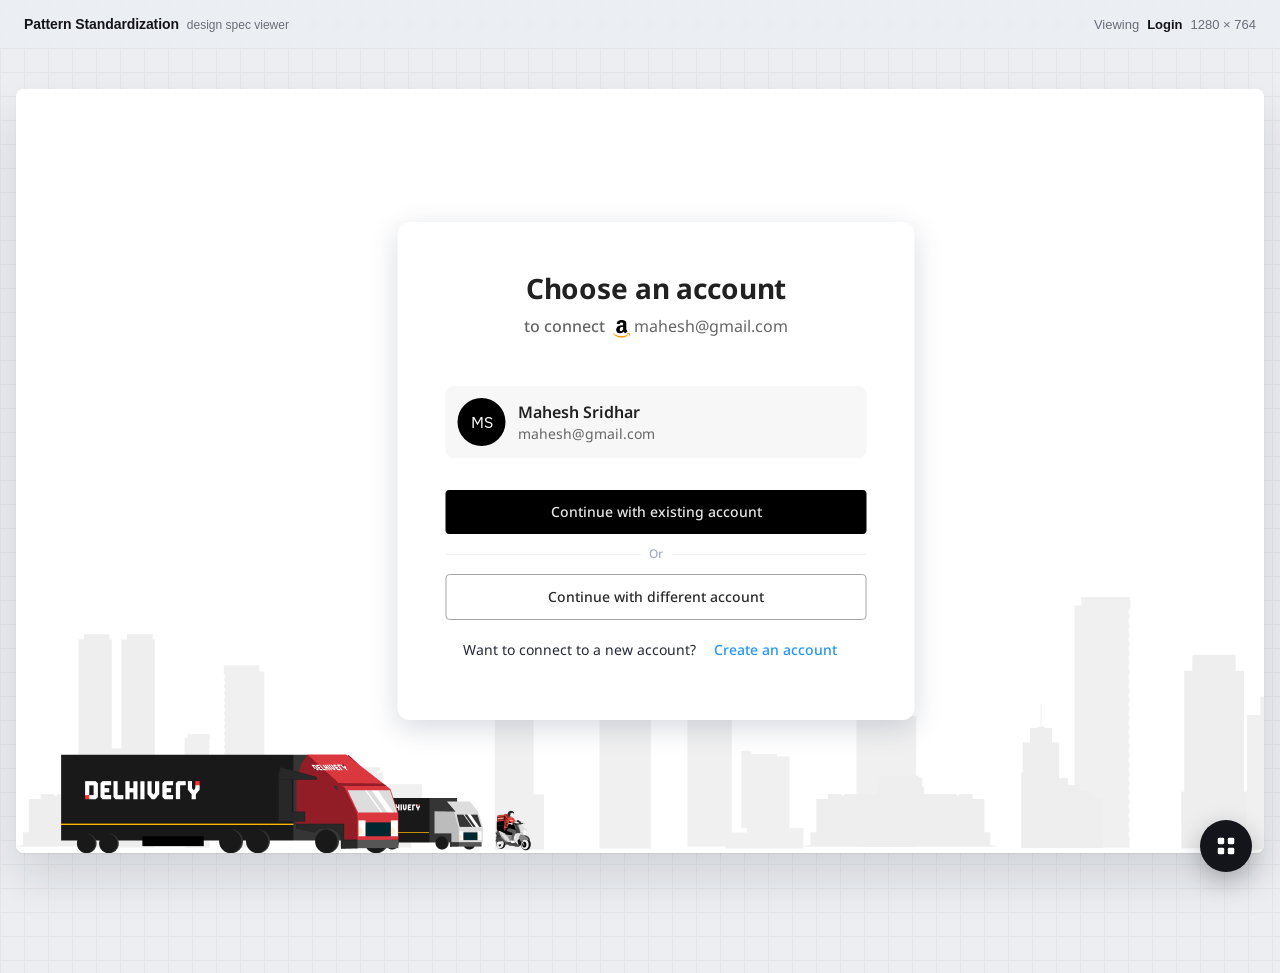
<file: index.html>
<!DOCTYPE html>
<html lang="en">
<head>
<meta charset="UTF-8" />
<meta name="viewport" content="width=device-width, initial-scale=1.0" />
<title>Pattern Standardization</title>
<link rel="stylesheet" href="shell.css" />
</head>
<body>

<header class="shell-topbar">
  <div class="shell-topbar__brand">
    <span class="shell-topbar__brand-name">Pattern Standardization</span>
    <span class="shell-topbar__brand-tag">design spec viewer</span>
  </div>
  <div class="shell-topbar__page">
    <span>Viewing</span>
    <strong id="pageTitle">—</strong>
    <span class="shell-topbar__dim" id="pageDim">1280 × 764</span>
  </div>
</header>

<main class="shell-stage">
  <div class="shell-canvas">
    <iframe id="stage" title="Page preview"></iframe>
  </div>
</main>

<button class="shell-fab" id="fabToggle" aria-label="Switch page" aria-expanded="false">
  <svg viewBox="0 0 24 24" fill="none" xmlns="http://www.w3.org/2000/svg">
    <rect x="3" y="3" width="7" height="7" rx="1.5" fill="currentColor"/>
    <rect x="14" y="3" width="7" height="7" rx="1.5" fill="currentColor"/>
    <rect x="3" y="14" width="7" height="7" rx="1.5" fill="currentColor"/>
    <rect x="14" y="14" width="7" height="7" rx="1.5" fill="currentColor"/>
  </svg>
</button>

<div class="shell-panel" id="panel">
  <div class="shell-panel__header">
    <p class="shell-panel__title">Pages</p>
    <p class="shell-panel__hint">Hover anything on the canvas to see its specs.</p>
  </div>
  <ul class="shell-panel__list" id="panelList"></ul>
  <div class="shell-panel__footer">
    <p>To add a page: drop its folder in <code>pages/</code> and add one entry to <code>pages.json</code>.</p>
  </div>
</div>

<script src="shell.js"></script>
</body>
</html>
</file>
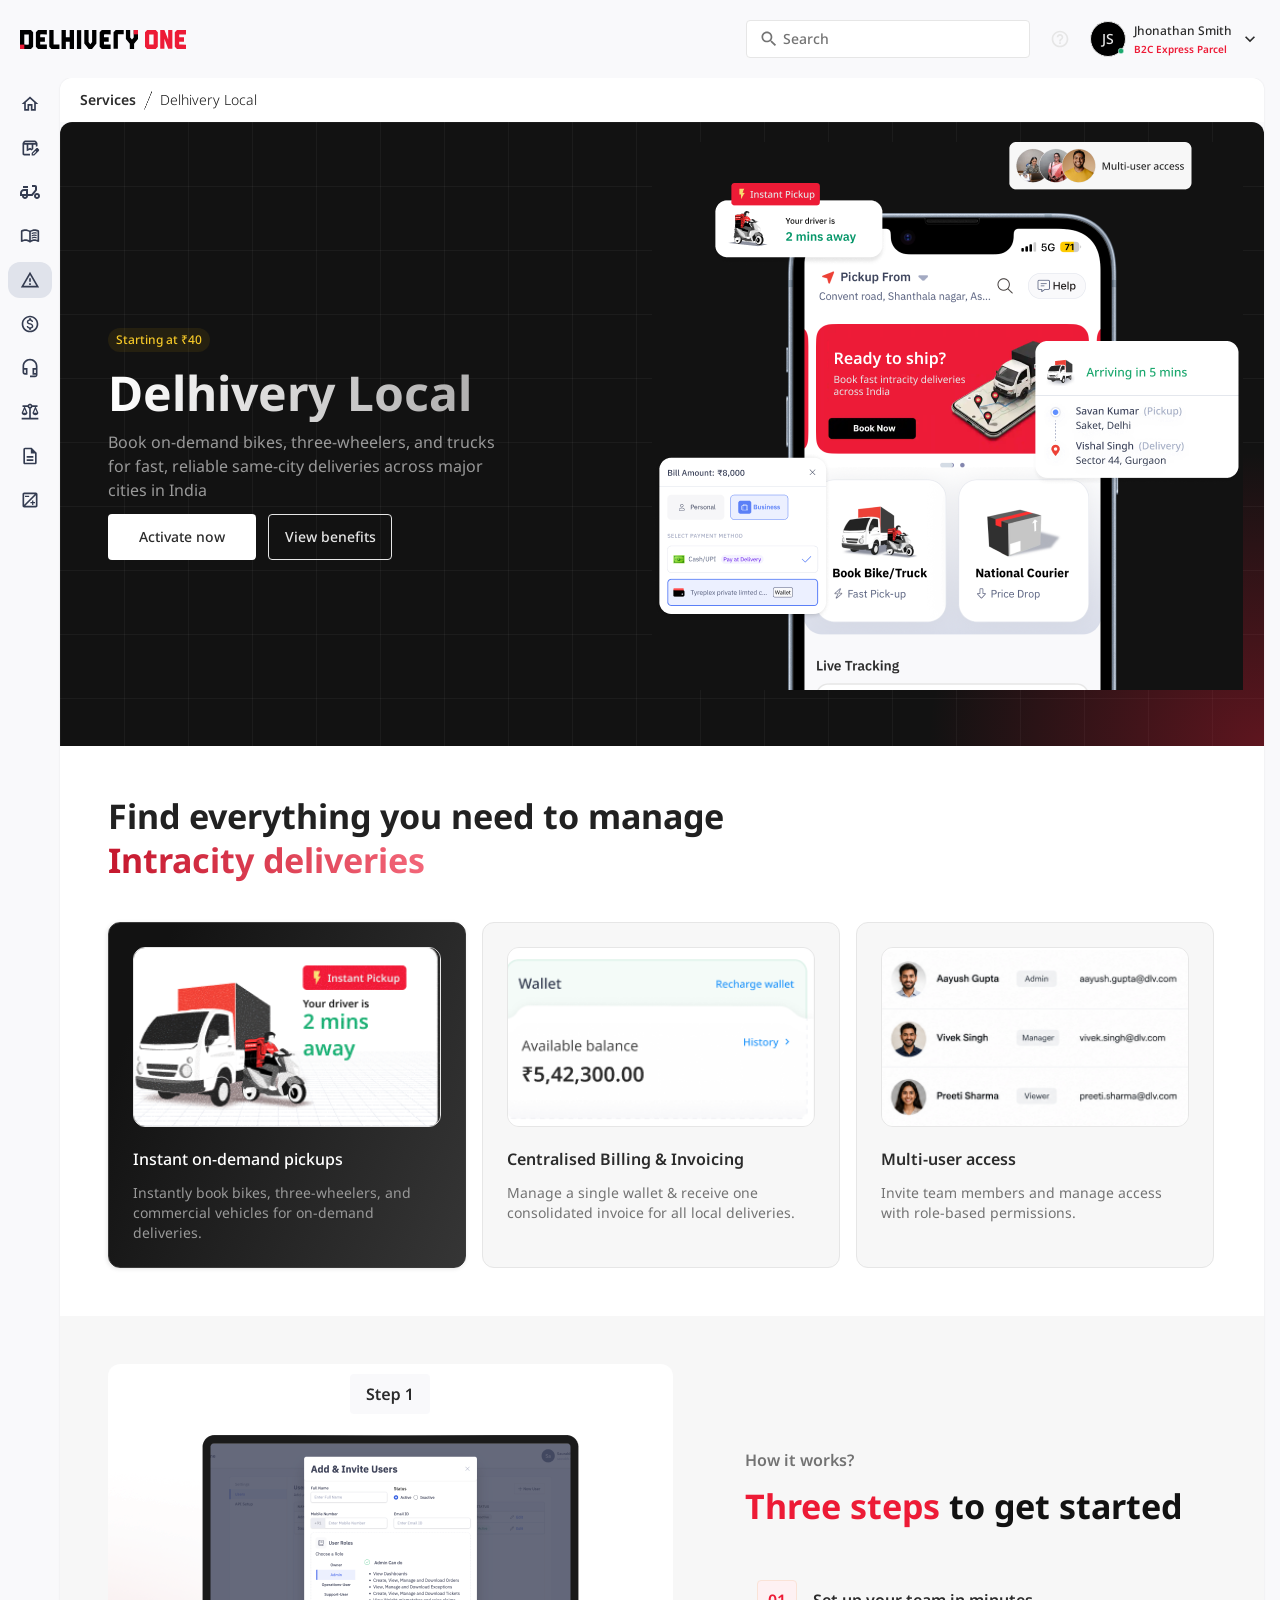
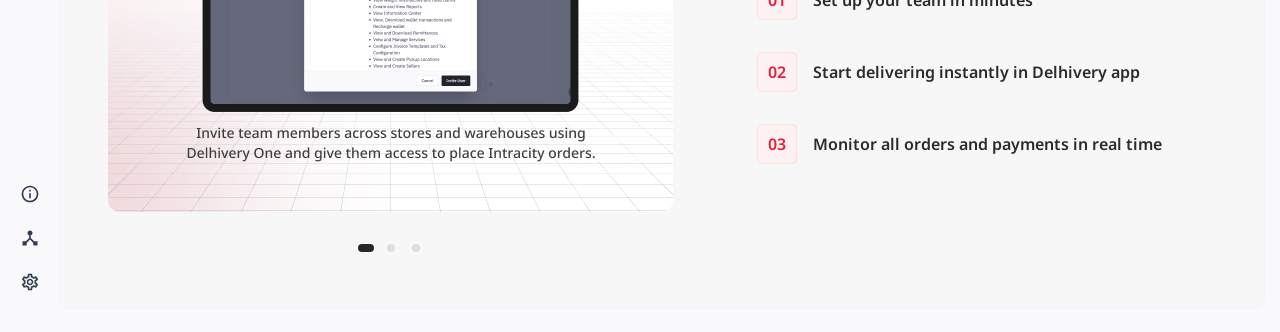
<file: pages/delhivery-local/index.html>
<!DOCTYPE html>
<html lang="en">
<head>
<meta charset="UTF-8" />
<title>Delhivery Local</title>
<link rel="preconnect" href="https://fonts.googleapis.com">
<link rel="preconnect" href="https://fonts.gstatic.com" crossorigin>
<link href="https://fonts.googleapis.com/css2?family=Noto+Sans:ital,wght@0,300;0,400;0,500;0,600;0,700&display=swap" rel="stylesheet">
<link rel="stylesheet" href="styles.css" />
<link rel="stylesheet" href="../../inspector.css" />
</head>
<body>

<div class="page">

  <header class="topnav" data-spec="Top navigation bar" data-tds-component="Top Navigation Web">
    <div class="topnav__brand">
      <img class="logo-dlv" src="assets/dlv.svg" alt="Delhivery" />
      <img class="logo-one" src="assets/group1991.svg" alt="One" />
    </div>
    <div class="search" data-spec="Search field" data-tds-component="Search Field">
      <img src="assets/search.svg" alt="" />
      <span>Search</span>
    </div>
    <div class="topnav__actions">
      <button class="icon-btn" data-spec="Help button"><img src="assets/helpOutline.svg" alt="" /></button>
    </div>
    <div class="profile" data-spec="Profile">
      <div class="avatar">
        <div class="avatar__circle">JS</div>
        <img class="avatar__status" src="assets/avatarStatus.svg" alt="" />
      </div>
      <div class="profile__meta">
        <span class="profile__name">Jhonathan Smith</span>
        <span class="profile__tag">B2C Express Parcel</span>
      </div>
      <img class="chevron" src="assets/chevronDown.svg" alt="" />
    </div>
  </header>

  <div class="body" data-spec="Page gutters (right 16 · bottom 24)">
    <nav class="sidenav" data-spec="Left navigation sidebar" data-tds-component="Side Navigation Web">
      <button class="nav-cell" aria-label="Home"><span class="nav-icon" style="-webkit-mask-image:url('assets/navHome.svg');mask-image:url('assets/navHome.svg');"></span></button>
      <button class="nav-cell" aria-label="Edit"><span class="nav-icon" style="-webkit-mask-image:url('assets/navBoxEdit.svg');mask-image:url('assets/navBoxEdit.svg');"></span></button>
      <button class="nav-cell" aria-label="Delivery"><span class="nav-icon" style="-webkit-mask-image:url('assets/navMoped.svg');mask-image:url('assets/navMoped.svg');"></span></button>
      <button class="nav-cell" aria-label="Docs"><span class="nav-icon" style="-webkit-mask-image:url('assets/navMenuBook.svg');mask-image:url('assets/navMenuBook.svg');"></span></button>
      <button class="nav-cell is-selected" data-spec="Selected nav item" aria-current="page" aria-label="Services"><span class="nav-icon" style="-webkit-mask-image:url('assets/navReportProblem.svg');mask-image:url('assets/navReportProblem.svg');"></span></button>
      <button class="nav-cell" aria-label="Billing"><span class="nav-icon" style="-webkit-mask-image:url('assets/navMonetization.svg');mask-image:url('assets/navMonetization.svg');"></span></button>
      <button class="nav-cell" aria-label="Support"><span class="nav-icon" style="-webkit-mask-image:url('assets/navHeadsetMic.svg');mask-image:url('assets/navHeadsetMic.svg');"></span></button>
      <button class="nav-cell" aria-label="Balance"><span class="nav-icon" style="-webkit-mask-image:url('assets/navBalance.svg');mask-image:url('assets/navBalance.svg');"></span></button>
      <button class="nav-cell" aria-label="Description"><span class="nav-icon" style="-webkit-mask-image:url('assets/navDescription.svg');mask-image:url('assets/navDescription.svg');"></span></button>
      <button class="nav-cell" aria-label="Exposure"><span class="nav-icon" style="-webkit-mask-image:url('assets/navExposure.svg');mask-image:url('assets/navExposure.svg');"></span></button>
      <div class="sidenav__bottom">
        <button class="nav-cell" aria-label="Info"><span class="nav-icon" style="-webkit-mask-image:url('assets/navInfo.svg');mask-image:url('assets/navInfo.svg');"></span></button>
        <button class="nav-cell" aria-label="Device hub"><span class="nav-icon" style="-webkit-mask-image:url('assets/navDeviceHub.svg');mask-image:url('assets/navDeviceHub.svg');"></span></button>
        <button class="nav-cell" aria-label="Settings"><span class="nav-icon" style="-webkit-mask-image:url('assets/navSettings.svg');mask-image:url('assets/navSettings.svg');"></span></button>
      </div>
    </nav>

    <main class="content" data-spec="Content card (wraps every section)">

      <nav class="breadcrumb" data-spec="Breadcrumb" data-tds-component="Breadcrumbs">
        <button class="breadcrumb__cell">Services</button>
        <span class="breadcrumb__divider"><img src="assets/breadcrumbDivider.svg" alt="" /></span>
        <span class="breadcrumb__cell is-current">Delhivery Local</span>
      </nav>

      <section class="hero" data-spec="Hero section">
        <div class="hero__content">
          <span class="hero__badge" data-spec="Pricing badge" data-tds-component="Badge">Starting at ₹40</span>
          <div class="hero__value-prop">
            <h1 class="hero__headline" data-spec="Hero headline">Delhivery Local</h1>
            <p class="hero__desc" data-spec="Hero description">Book on-demand bikes, three-wheelers, and trucks for fast, reliable same-city deliveries across major cities in India</p>
          </div>
          <div class="hero__actions">
            <button class="btn btn--white-primary" data-spec="Primary button (white)" data-tds-component="Button">Activate now</button>
            <button class="btn btn--white-secondary" data-spec="Secondary button (white)" data-tds-component="Button">View benefits</button>
          </div>
        </div>
        <img class="hero__imagery" data-spec="Hero device mockup" src="assets/heroImagery.png" alt="Delhivery Local app preview" />
      </section>

      <section class="benefits" data-spec="Benefits section (48px padding)">
        <h2 class="benefits__heading" data-spec="Benefits heading">Find everything you need to manage <span class="accent">Intracity deliveries</span></h2>
        <div class="benefits__row">
          <article class="benefit-card benefit-card--dark" data-spec="Benefit card (dark)">
            <div class="benefit-card__illustration"><img src="assets/benefit1.png" alt="Instant on-demand pickups" /></div>
            <div class="benefit-card__text">
              <p class="benefit-card__title">Instant on-demand pickups</p>
              <p class="benefit-card__desc">Instantly book bikes, three-wheelers, and commercial vehicles for on-demand deliveries.</p>
            </div>
          </article>
          <article class="benefit-card benefit-card--light" data-spec="Benefit card (light)">
            <div class="benefit-card__illustration"><img src="assets/benefit2.png" alt="Centralised Billing & Invoicing" /></div>
            <div class="benefit-card__text">
              <p class="benefit-card__title">Centralised Billing &amp; Invoicing</p>
              <p class="benefit-card__desc">Manage a single wallet &amp; receive one consolidated invoice for all local deliveries.</p>
            </div>
          </article>
          <article class="benefit-card benefit-card--light" data-spec="Benefit card (light)">
            <div class="benefit-card__illustration"><img src="assets/benefit3.png" alt="Multi-user access" /></div>
            <div class="benefit-card__text">
              <p class="benefit-card__title">Multi-user access</p>
              <p class="benefit-card__desc">Invite team members and manage access with role-based permissions.</p>
            </div>
          </article>
        </div>
      </section>

      <section class="footer-section" data-spec="Steps & footer section (48px padding)">
        <div class="footer-section__row">
          <div class="carousel" data-spec="Step preview carousel">
            <div class="carousel__card"><img src="assets/carousel.png" alt="Step 1 preview" /></div>
            <div class="carousel__dots">
              <span class="carousel__dot is-active"></span>
              <span class="carousel__dot"></span>
              <span class="carousel__dot"></span>
            </div>
          </div>

          <div class="steps">
            <div class="steps__intro">
              <p class="steps__label">How it works?</p>
              <h2 class="steps__heading" data-spec="Steps heading"><span class="accent">Three steps</span> to get started</h2>
            </div>
            <div class="steps__list">
              <div class="step-row" data-spec="Step row">
                <span class="step-row__number">01</span>
                <p class="step-row__text">Set up your team in minutes</p>
              </div>
              <div class="step-row" data-spec="Step row">
                <span class="step-row__number">02</span>
                <p class="step-row__text">Start delivering instantly in Delhivery app</p>
              </div>
              <div class="step-row" data-spec="Step row">
                <span class="step-row__number">03</span>
                <p class="step-row__text">Monitor all orders and payments in real time</p>
              </div>
            </div>
          </div>
        </div>
      </section>

    </main>
  </div>
</div>

<script src="../../inspector.js"></script>
</body>
</html>
</file>
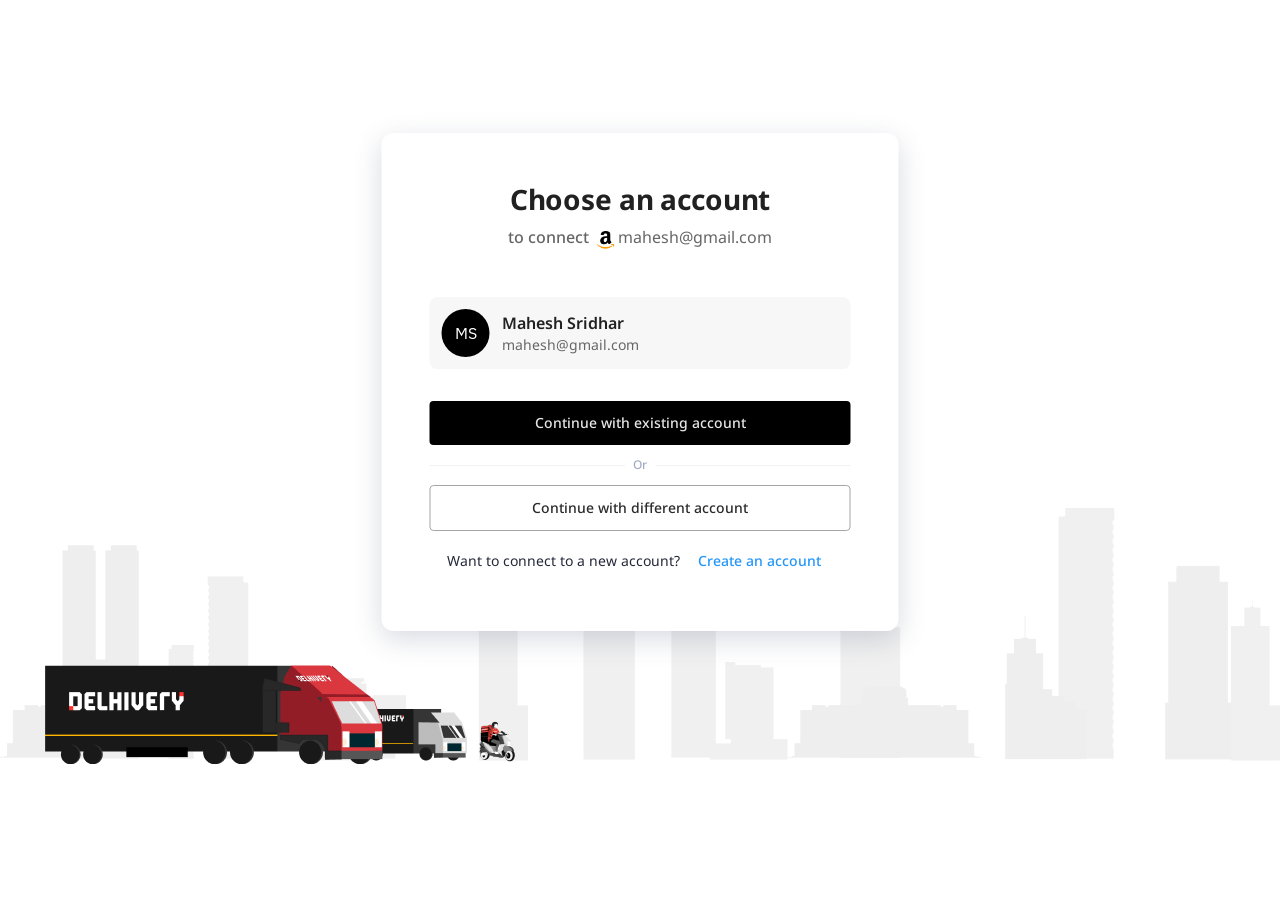
<file: pages/login/index.html>
<!DOCTYPE html>
<html lang="en">
<head>
<meta charset="UTF-8" />
<title>Login — Choose an account</title>
<link rel="preconnect" href="https://fonts.googleapis.com">
<link rel="preconnect" href="https://fonts.gstatic.com" crossorigin>
<link href="https://fonts.googleapis.com/css2?family=Noto+Sans:ital,wght@0,400;0,500;0,600;0,700&family=IBM+Plex+Sans:wght@400&display=swap" rel="stylesheet">
<link rel="stylesheet" href="styles.css" />
<link rel="stylesheet" href="../../inspector.css" />
</head>
<body>

<div class="page">
  <img class="bg-illustration" data-spec="Background illustration" src="assets/bg-illustration.png" alt="" />

  <div class="login-card" data-spec="Login card">
    <div class="login-card__header">
      <h1 class="login-card__heading" data-spec="Heading">Choose an account</h1>
      <div class="login-card__subtext" data-spec="Subtext">
        <span class="login-card__subtext-label">to connect</span>
        <div class="login-card__subtext-account">
          <img src="assets/amazon-icon.png" alt="" />
          <span>mahesh@gmail.com</span>
        </div>
      </div>
    </div>

    <div class="login-card__body" data-spec="Card body (8px gap)">
      <div class="login-card__section" data-spec="Account section (32px gap)">
        <div class="account-row" data-spec="Selected account row">
          <div class="avatar" data-spec="Avatar" data-tds-component="Avatar"><span>MS</span></div>
          <div class="account-row__name">
            <span class="account-row__name-primary">Mahesh Sridhar</span>
            <span class="account-row__name-secondary">mahesh@gmail.com</span>
          </div>
        </div>

        <div class="button-stack" data-spec="Button group (12px gap)">
          <button class="btn btn--primary" data-spec="Primary button" data-tds-component="Button">Continue with existing account</button>
          <div class="divider-row" data-spec="Divider">
            <span class="divider-row__line"></span>
            <span class="divider-row__label">Or</span>
            <span class="divider-row__line"></span>
          </div>
          <button class="btn btn--secondary" data-spec="Secondary button" data-tds-component="Button">Continue with different account</button>
        </div>
      </div>

      <div class="footer-row" data-spec="Footer row">
        <span class="footer-row__label">Want to connect to a new account?</span>
        <button class="btn btn--link" data-spec="Link button (blue)" data-tds-component="Button">Create an account</button>
      </div>
    </div>
  </div>
</div>

<script src="../../inspector.js"></script>
</body>
</html>
</file>
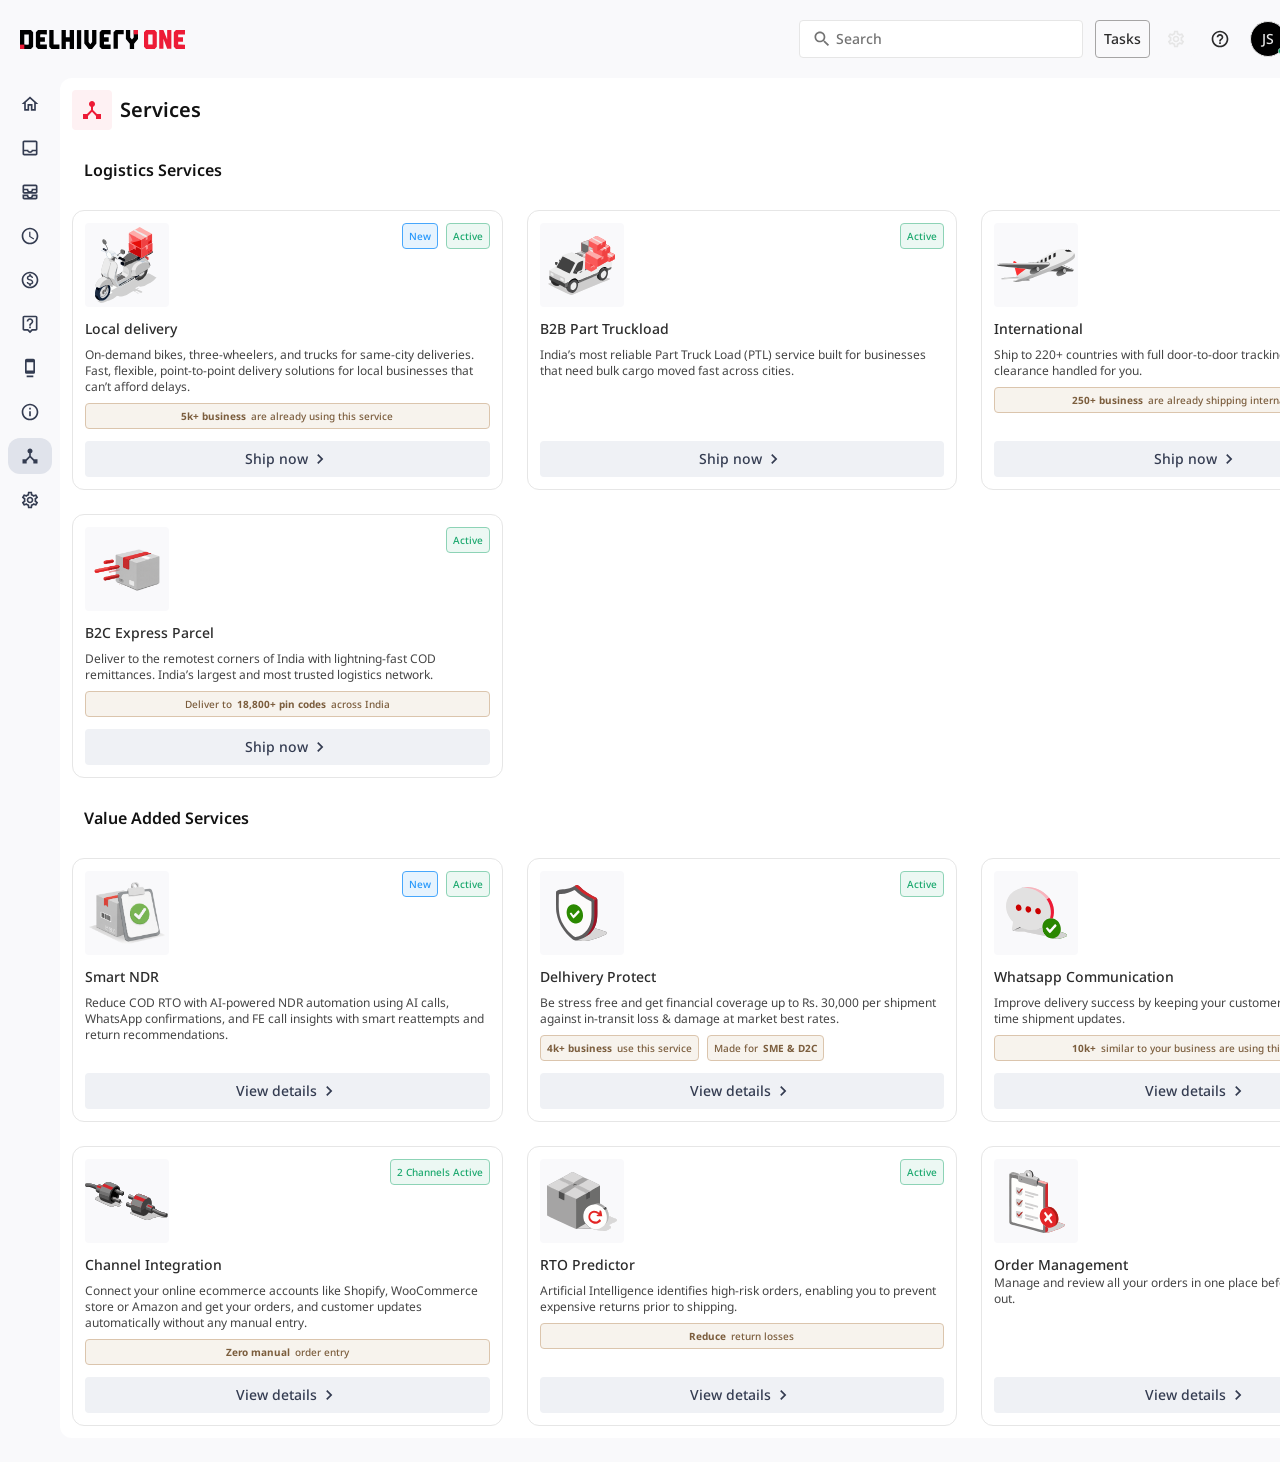
<file: pages/services/index.html>
<!DOCTYPE html>
<html lang="en">
<head>
<meta charset="UTF-8" />
<title>Services</title>
<link rel="preconnect" href="https://fonts.googleapis.com">
<link rel="preconnect" href="https://fonts.gstatic.com" crossorigin>
<link href="https://fonts.googleapis.com/css2?family=Noto+Sans:ital,wght@0,400;0,500;0,600;0,700&display=swap" rel="stylesheet">
<link rel="stylesheet" href="styles.css" />
<link rel="stylesheet" href="../../inspector.css" />
</head>
<body>

<div class="page">

  <header class="topnav" data-spec="Top navigation bar" data-tds-component="Top Navigation Web">
    <div class="topnav__brand">
      <img class="logo-dlv" src="assets/dlv.svg" alt="Delhivery" />
      <img class="logo-one" src="assets/group1991.svg" alt="One" />
    </div>
    <div class="search" data-spec="Search field" data-tds-component="Search Field">
      <img src="assets/search.svg" alt="" />
      <span>Search</span>
    </div>
    <div class="topnav__actions">
      <button class="btn-ghost" data-spec="Button (ghost, with label)" data-tds-component="Button">Tasks</button>
      <button class="icon-btn filled" data-spec="Button (icon, filled)" data-tds-component="Button"><img src="assets/settings.svg" alt="" /></button>
      <button class="icon-btn" data-spec="Button (icon, ghost)" data-tds-component="Button"><img src="assets/helpOutline.svg" alt="" /></button>
    </div>
    <div class="profile" data-spec="Profile">
      <div class="avatar" data-spec="Avatar" data-tds-component="Avatar">
        <div class="avatar__circle">JS</div>
        <img class="avatar__status" src="assets/avatarStatus.svg" alt="" />
      </div>
      <div class="profile__meta">
        <span class="profile__name">Jhonathan Smith</span>
        <span class="profile__tag">Domestic</span>
      </div>
      <img class="chevron" src="assets/chevronDown.svg" alt="" />
    </div>
  </header>

  <div class="body" data-spec="Page gutters (right 16 · bottom 24)">
    <nav class="sidenav" data-spec="Left navigation sidebar" data-tds-component="Side Navigation Web">
      <button class="nav-cell" aria-label="Home"><span class="nav-icon" style="-webkit-mask-image:url('assets/navHome.svg');mask-image:url('assets/navHome.svg');"></span></button>
      <button class="nav-cell" aria-label="Inbox"><span class="nav-icon" style="-webkit-mask-image:url('assets/navInbox.svg');mask-image:url('assets/navInbox.svg');"></span></button>
      <button class="nav-cell" aria-label="All inbox"><span class="nav-icon" style="-webkit-mask-image:url('assets/navAllInbox.svg');mask-image:url('assets/navAllInbox.svg');"></span></button>
      <button class="nav-cell" aria-label="Recent"><span class="nav-icon" style="-webkit-mask-image:url('assets/navAccessTime.svg');mask-image:url('assets/navAccessTime.svg');"></span></button>
      <button class="nav-cell" aria-label="Billing"><span class="nav-icon" style="-webkit-mask-image:url('assets/navMonetization.svg');mask-image:url('assets/navMonetization.svg');"></span></button>
      <button class="nav-cell" aria-label="Support"><span class="nav-icon" style="-webkit-mask-image:url('assets/navLiveHelp.svg');mask-image:url('assets/navLiveHelp.svg');"></span></button>
      <button class="nav-cell" aria-label="Dock"><span class="nav-icon" style="-webkit-mask-image:url('assets/navDock.svg');mask-image:url('assets/navDock.svg');"></span></button>
      <button class="nav-cell" aria-label="Info"><span class="nav-icon" style="-webkit-mask-image:url('assets/navInfo.svg');mask-image:url('assets/navInfo.svg');"></span></button>
      <button class="nav-cell is-selected" data-spec="Selected nav item" aria-current="page" aria-label="Services"><span class="nav-icon" style="-webkit-mask-image:url('assets/navDeviceHub.svg');mask-image:url('assets/navDeviceHub.svg');"></span></button>
      <button class="nav-cell" aria-label="Settings"><span class="nav-icon" style="-webkit-mask-image:url('assets/navSettings.svg');mask-image:url('assets/navSettings.svg');"></span></button>
    </nav>

    <main class="content" data-spec="Content card (wraps every section)">
      <div class="main-card">

        <div class="page-header" data-spec="Page title row" data-tds-component="Web Header">
          <div class="page-header__icon" data-spec="Page title icon">
            <img src="assets/titleIcon.svg" alt="" />
          </div>
          <h1 class="page-header__title">Services</h1>
        </div>

        <div class="groups" data-spec="Group spacing (16px)">

          <div class="group">
            <div class="section-header" data-spec="Group heading" data-tds-component="Section Header Web">
              <h2 class="section-header__title">Logistics Services</h2>
            </div>

            <div class="card-grid" data-spec="Card grid (3 equal columns, 24px gap)">
              <article class="card" data-spec="Service card (430px, radius 12, 0.5px border)" data-tds-component="Card Blocks">
                <div class="card__slot">
                  <div class="card__top" data-spec="Inside the service card">
                    <div class="card__banner-row">
                      <div class="card__banner"><img class="icon-local-delivery" src="assets/illus-local-delivery.svg" alt="Local delivery" /></div>
                      <div class="card__badges">
                        <span class="badge badge--info" data-spec="Badge" data-tds-component="Badge">New</span>
                        <span class="badge badge--success" data-spec="Badge" data-tds-component="Badge">Active</span>
                      </div>
                    </div>
                    <div class="card__texts">
                      <p class="card__title">Local delivery</p>
                      <p class="card__desc">On-demand bikes, three-wheelers, and trucks for same-city deliveries. Fast, flexible, point-to-point delivery solutions for local businesses that can&rsquo;t afford delays.</p>
                      <span class="badge badge--cardbox" data-spec="Badge" data-tds-component="Badge"><strong>5k+ business</strong>&nbsp;are already using this service</span>
                    </div>
                  </div>
                  <div class="card__buttons">
                    <button class="button" data-spec="Button" data-tds-component="Button">Ship now <img src="assets/chevronRight.svg" alt="" /></button>
                  </div>
                </div>
              </article>

              <article class="card" data-spec="Service card (430px, radius 12, 0.5px border)" data-tds-component="Card Blocks">
                <div class="card__slot">
                  <div class="card__top" data-spec="Inside the service card">
                    <div class="card__banner-row">
                      <div class="card__banner"><img class="icon-b2b-truck" src="assets/illus-b2b-truck.svg" alt="B2B Part Truckload" /></div>
                      <div class="card__badges">
                        <span class="badge badge--success" data-spec="Badge" data-tds-component="Badge">Active</span>
                      </div>
                    </div>
                    <div class="card__texts">
                      <p class="card__title">B2B Part Truckload</p>
                      <p class="card__desc">India&rsquo;s most reliable Part Truck Load (PTL) service built for businesses that need bulk cargo moved fast across cities.</p>
                    </div>
                  </div>
                  <div class="card__buttons">
                    <button class="button" data-spec="Button" data-tds-component="Button">Ship now <img src="assets/chevronRight.svg" alt="" /></button>
                  </div>
                </div>
              </article>

              <article class="card" data-spec="Service card (430px, radius 12, 0.5px border)" data-tds-component="Card Blocks">
                <div class="card__slot">
                  <div class="card__top" data-spec="Inside the service card">
                    <div class="card__banner-row">
                      <div class="card__banner"><img class="icon-international" src="assets/illus-international.svg" alt="International" /></div>
                      <div class="card__badges">
                        <span class="badge badge--success" data-spec="Badge" data-tds-component="Badge">Active</span>
                      </div>
                    </div>
                    <div class="card__texts">
                      <p class="card__title">International</p>
                      <p class="card__desc">Ship to 220+ countries with full door-to-door tracking and customs clearance handled for you.</p>
                      <span class="badge badge--cardbox" data-spec="Badge" data-tds-component="Badge"><strong>250+ business</strong>&nbsp;are already shipping internationally</span>
                    </div>
                  </div>
                  <div class="card__buttons">
                    <button class="button" data-spec="Button" data-tds-component="Button">Ship now <img src="assets/chevronRight.svg" alt="" /></button>
                  </div>
                </div>
              </article>

              <article class="card" data-spec="Service card (430px, radius 12, 0.5px border)" data-tds-component="Card Blocks">
                <div class="card__slot">
                  <div class="card__top" data-spec="Inside the service card">
                    <div class="card__banner-row">
                      <div class="card__banner"><img class="icon-b2c-parcel" src="assets/illus-b2c-parcel.png" alt="B2C Express Parcel" /></div>
                      <div class="card__badges">
                        <span class="badge badge--success" data-spec="Badge" data-tds-component="Badge">Active</span>
                      </div>
                    </div>
                    <div class="card__texts">
                      <p class="card__title">B2C Express Parcel</p>
                      <p class="card__desc">Deliver to the remotest corners of India with lightning-fast COD remittances. India&rsquo;s largest and most trusted logistics network.</p>
                      <span class="badge badge--cardbox" data-spec="Badge" data-tds-component="Badge">Deliver to&nbsp;<strong>18,800+ pin codes</strong>&nbsp;across India</span>
                    </div>
                  </div>
                  <div class="card__buttons">
                    <button class="button" data-spec="Button" data-tds-component="Button">Ship now <img src="assets/chevronRight.svg" alt="" /></button>
                  </div>
                </div>
              </article>
            </div>
          </div>

          <div class="group">
            <div class="section-header" data-spec="Group heading" data-tds-component="Section Header Web">
              <h2 class="section-header__title">Value Added Services</h2>
            </div>

            <div class="card-grid">
              <article class="card" data-spec="Service card (430px, radius 12, 0.5px border)" data-tds-component="Card Blocks">
                <div class="card__slot">
                  <div class="card__top" data-spec="Inside the service card">
                    <div class="card__banner-row">
                      <div class="card__banner"><img class="icon-smart-ndr" src="assets/illus-smart-ndr.png" alt="Smart NDR" /></div>
                      <div class="card__badges">
                        <span class="badge badge--info" data-spec="Badge" data-tds-component="Badge">New</span>
                        <span class="badge badge--success" data-spec="Badge" data-tds-component="Badge">Active</span>
                      </div>
                    </div>
                    <div class="card__texts">
                      <p class="card__title">Smart NDR</p>
                      <p class="card__desc">Reduce COD RTO with AI-powered NDR automation using AI calls, WhatsApp confirmations, and FE call insights with smart reattempts and return recommendations.</p>
                    </div>
                  </div>
                  <div class="card__buttons">
                    <button class="button" data-spec="Button" data-tds-component="Button">View details <img src="assets/chevronRight.svg" alt="" /></button>
                  </div>
                </div>
              </article>

              <article class="card" data-spec="Service card (430px, radius 12, 0.5px border)" data-tds-component="Card Blocks">
                <div class="card__slot">
                  <div class="card__top" data-spec="Inside the service card">
                    <div class="card__banner-row">
                      <div class="card__banner"><img class="icon-delhivery-protect" src="assets/illus-delhivery-protect.svg" alt="Delhivery Protect" /></div>
                      <div class="card__badges">
                        <span class="badge badge--success" data-spec="Badge" data-tds-component="Badge">Active</span>
                      </div>
                    </div>
                    <div class="card__texts">
                      <p class="card__title">Delhivery Protect</p>
                      <p class="card__desc">Be stress free and get financial coverage up to Rs. 30,000 per shipment against in-transit loss &amp; damage at market best rates.</p>
                      <div class="card__badges" style="gap:8px;">
                        <span class="badge badge--cardbox" data-spec="Badge" data-tds-component="Badge"><strong>4k+ business</strong>&nbsp;use this service</span>
                        <span class="badge badge--cardbox" data-spec="Badge" data-tds-component="Badge">Made for&nbsp;<strong>SME &amp; D2C</strong></span>
                      </div>
                    </div>
                  </div>
                  <div class="card__buttons">
                    <button class="button" data-spec="Button" data-tds-component="Button">View details <img src="assets/chevronRight.svg" alt="" /></button>
                  </div>
                </div>
              </article>

              <article class="card" data-spec="Service card (430px, radius 12, 0.5px border)" data-tds-component="Card Blocks">
                <div class="card__slot">
                  <div class="card__top" data-spec="Inside the service card">
                    <div class="card__banner-row">
                      <div class="card__banner"><img class="icon-whatsapp" src="assets/illus-whatsapp.svg" alt="Whatsapp Communication" /></div>
                      <div class="card__badges">
                        <span class="badge badge--success" data-spec="Badge" data-tds-component="Badge">Active</span>
                      </div>
                    </div>
                    <div class="card__texts">
                      <p class="card__title">Whatsapp Communication</p>
                      <p class="card__desc">Improve delivery success by keeping your customers informed with real-time shipment updates.</p>
                      <span class="badge badge--cardbox" data-spec="Badge" data-tds-component="Badge"><strong>10k+</strong>&nbsp;similar to your business are using this service</span>
                    </div>
                  </div>
                  <div class="card__buttons">
                    <button class="button" data-spec="Button" data-tds-component="Button">View details <img src="assets/chevronRight.svg" alt="" /></button>
                  </div>
                </div>
              </article>

              <article class="card" data-spec="Service card (430px, radius 12, 0.5px border)" data-tds-component="Card Blocks">
                <div class="card__slot">
                  <div class="card__top" data-spec="Inside the service card">
                    <div class="card__banner-row">
                      <div class="card__banner"><img class="icon-channel-integration" src="assets/illus-channel-integration.svg" alt="Channel Integration" /></div>
                      <div class="card__badges">
                        <span class="badge badge--success" data-spec="Badge" data-tds-component="Badge">2 Channels Active</span>
                      </div>
                    </div>
                    <div class="card__texts">
                      <p class="card__title">Channel Integration</p>
                      <p class="card__desc">Connect your online ecommerce accounts like Shopify, WooCommerce store or Amazon and get your orders, and customer updates automatically without any manual entry.</p>
                      <span class="badge badge--cardbox" data-spec="Badge" data-tds-component="Badge"><strong>Zero manual</strong>&nbsp;order entry</span>
                    </div>
                  </div>
                  <div class="card__buttons">
                    <button class="button" data-spec="Button" data-tds-component="Button">View details <img src="assets/chevronRight.svg" alt="" /></button>
                  </div>
                </div>
              </article>

              <article class="card" data-spec="Service card (430px, radius 12, 0.5px border)" data-tds-component="Card Blocks">
                <div class="card__slot">
                  <div class="card__top" data-spec="Inside the service card">
                    <div class="card__banner-row">
                      <div class="card__banner"><img class="icon-rto-predictor" src="assets/illus-rto-predictor.svg" alt="RTO Predictor" /></div>
                      <div class="card__badges">
                        <span class="badge badge--success" data-spec="Badge" data-tds-component="Badge">Active</span>
                      </div>
                    </div>
                    <div class="card__texts">
                      <p class="card__title">RTO Predictor</p>
                      <p class="card__desc">Artificial Intelligence identifies high-risk orders, enabling you to prevent expensive returns prior to shipping.</p>
                      <span class="badge badge--cardbox" data-spec="Badge" data-tds-component="Badge"><strong>Reduce</strong>&nbsp;return losses</span>
                    </div>
                  </div>
                  <div class="card__buttons">
                    <button class="button" data-spec="Button" data-tds-component="Button">View details <img src="assets/chevronRight.svg" alt="" /></button>
                  </div>
                </div>
              </article>

              <article class="card" data-spec="Service card (430px, radius 12, 0.5px border)" data-tds-component="Card Blocks">
                <div class="card__slot">
                  <div class="card__top" data-spec="Inside the service card">
                    <div class="card__banner-row">
                      <div class="card__banner"><img class="icon-order-management" src="assets/illus-order-management.svg" alt="Order Management" /></div>
                      <div class="card__badges">
                        <span class="badge badge--success" data-spec="Badge" data-tds-component="Badge">Active</span>
                      </div>
                    </div>
                    <div class="card__texts" style="gap:0;">
                      <p class="card__title">Order Management</p>
                      <p class="card__desc">Manage and review all your orders in one place before shipping them out.</p>
                    </div>
                  </div>
                  <div class="card__buttons">
                    <button class="button" data-spec="Button" data-tds-component="Button">View details <img src="assets/chevronRight.svg" alt="" /></button>
                  </div>
                </div>
              </article>
            </div>
          </div>

        </div>
      </div>
    </main>
  </div>
</div>

<script src="../../inspector.js"></script>
</body>
</html>
</file>
<file: shell.css>
:root {
  --shell-bg: #eceef2;
  --shell-grid-line: #e2e4ea;
  --shell-ink: #14151a;
  --shell-muted: #6b6d7a;
  --shell-accent: #6d5efc;
  --shell-panel-bg: #ffffff;
  --shell-border: #e3e4ea;
}

* { box-sizing: border-box; }
html, body {
  margin: 0;
  padding: 0;
  height: 100%;
}
body {
  font-family: -apple-system, BlinkMacSystemFont, "Segoe UI", Roboto, "Noto Sans", sans-serif;
  background: var(--shell-bg);
  background-image:
    linear-gradient(var(--shell-grid-line) 1px, transparent 1px),
    linear-gradient(90deg, var(--shell-grid-line) 1px, transparent 1px);
  background-size: 24px 24px;
  color: var(--shell-ink);
  min-height: 100vh;
  overflow-x: hidden;
}
button { font-family: inherit; }

/* ===================== Top strip ===================== */

.shell-topbar {
  position: sticky;
  top: 0;
  z-index: 20;
  display: flex;
  align-items: center;
  justify-content: space-between;
  padding: 16px 24px;
  background: rgba(236, 238, 242, 0.85);
  backdrop-filter: blur(6px);
  border-bottom: 1px solid var(--shell-border);
}
.shell-topbar__brand {
  display: flex;
  align-items: baseline;
  gap: 8px;
}
.shell-topbar__brand-name {
  font-size: 14px;
  font-weight: 700;
  letter-spacing: -0.1px;
}
.shell-topbar__brand-tag {
  font-size: 12px;
  color: var(--shell-muted);
}
.shell-topbar__page {
  display: flex;
  align-items: center;
  gap: 8px;
  font-size: 13px;
  color: var(--shell-muted);
}
.shell-topbar__page strong {
  color: var(--shell-ink);
  font-weight: 600;
}
.shell-topbar__dim {
  font-variant-numeric: tabular-nums;
  color: var(--shell-muted);
}

/* ===================== Canvas stage ===================== */

.shell-stage {
  display: flex;
  align-items: center;
  justify-content: center;
  padding: 56px 24px 120px;
  min-height: calc(100vh - 57px);
}

.shell-canvas {
  position: relative;
  width: 1280px;
  height: 764px;
  max-width: 100%;
  background: #ffffff;
  border-radius: 8px;
  box-shadow: 0 1px 2px rgba(20, 21, 26, 0.06), 0 24px 48px rgba(20, 21, 26, 0.12);
  overflow: hidden;
  flex-shrink: 0;
}
.shell-canvas iframe {
  display: block;
  width: 1280px;
  height: 764px;
  border: none;
  opacity: 0;
  transition: opacity 0.18s ease;
}
.shell-canvas iframe.is-loaded {
  opacity: 1;
}

@media (max-width: 1340px) {
  .shell-stage {
    padding: 40px 16px 120px;
    overflow-x: auto;
    justify-content: flex-start;
  }
}

/* ===================== Floating page switcher ===================== */

.shell-fab {
  position: fixed;
  right: 28px;
  bottom: 28px;
  z-index: 30;
  width: 52px;
  height: 52px;
  border-radius: 50%;
  border: none;
  background: var(--shell-ink);
  color: #ffffff;
  display: flex;
  align-items: center;
  justify-content: center;
  cursor: pointer;
  box-shadow: 0 8px 24px rgba(20, 21, 26, 0.28);
  transition: transform 0.15s ease, background 0.15s ease;
}
.shell-fab:hover {
  transform: translateY(-2px);
  background: var(--shell-accent);
}
.shell-fab svg {
  width: 22px;
  height: 22px;
}

.shell-panel {
  position: fixed;
  right: 28px;
  bottom: 92px;
  z-index: 30;
  width: 280px;
  max-height: min(60vh, 480px);
  overflow-y: auto;
  background: var(--shell-panel-bg);
  border-radius: 14px;
  border: 1px solid var(--shell-border);
  box-shadow: 0 16px 40px rgba(20, 21, 26, 0.18);
  transform-origin: bottom right;
  transform: scale(0.94) translateY(6px);
  opacity: 0;
  pointer-events: none;
  transition: opacity 0.14s ease, transform 0.14s ease;
}
.shell-panel.is-open {
  opacity: 1;
  transform: scale(1) translateY(0);
  pointer-events: auto;
}

.shell-panel__header {
  padding: 14px 16px 10px;
  border-bottom: 1px solid var(--shell-border);
}
.shell-panel__title {
  font-size: 13px;
  font-weight: 700;
  margin: 0 0 2px;
}
.shell-panel__hint {
  font-size: 11.5px;
  color: var(--shell-muted);
  margin: 0;
}

.shell-panel__list {
  list-style: none;
  margin: 0;
  padding: 8px;
  display: flex;
  flex-direction: column;
  gap: 2px;
}
.shell-panel__item {
  display: flex;
  align-items: center;
  gap: 10px;
  width: 100%;
  padding: 10px 10px;
  border: none;
  background: transparent;
  border-radius: 9px;
  cursor: pointer;
  text-align: left;
  color: var(--shell-ink);
}
.shell-panel__item:hover {
  background: #f3f2ff;
}
.shell-panel__item.is-active {
  background: var(--shell-ink);
  color: #ffffff;
}
.shell-panel__item-dot {
  width: 7px;
  height: 7px;
  border-radius: 50%;
  background: var(--shell-accent);
  flex-shrink: 0;
}
.shell-panel__item.is-active .shell-panel__item-dot {
  background: #ffffff;
}
.shell-panel__item-text {
  display: flex;
  flex-direction: column;
  gap: 1px;
  min-width: 0;
}
.shell-panel__item-title {
  font-size: 13px;
  font-weight: 600;
  white-space: nowrap;
  overflow: hidden;
  text-overflow: ellipsis;
}
.shell-panel__item-subtitle {
  font-size: 11px;
  opacity: 0.65;
  white-space: nowrap;
  overflow: hidden;
  text-overflow: ellipsis;
}

.shell-panel__footer {
  padding: 10px 16px 12px;
  border-top: 1px solid var(--shell-border);
}
.shell-panel__footer p {
  margin: 0;
  font-size: 11px;
  color: var(--shell-muted);
  line-height: 1.5;
}
.shell-panel__footer code {
  background: #f3f2ff;
  color: var(--shell-accent);
  padding: 1px 5px;
  border-radius: 4px;
  font-size: 10.5px;
}
</file>
<file: pages/delhivery-local/styles.css>
:root {
  --font-heading: "Noto Sans", sans-serif;
  --font-body: "Noto Sans", sans-serif;
  --font-display: "Noto Sans", sans-serif;

  --text-heading-primary: #121212;
  --text-heading-secondary: #212121;
  --text-body-primary: #2b2b2b;
  --text-body-base: #737373;
  --text-caption-primary: #454545;
  --text-accent-primary: #ed1b36;
  --text-body-inverse-primary: #e6e6e6;
  --text-body-inverse-base: #999999;
  --text-heading-inverse-base: #b3b2b2;
  --text-heading-inverse-white: #ffffff;
  --text-body-tertiary: #404040;
  --text-warning-base: #f5c828;

  --surface-primary-default: #ffffff;
  --surface-primary-strongest: #f7f7f7;
  --surface-coal-weakest: #f9f9fb;
  --surface-coal-subtle: #e0e3eb;
  --surface-primary-inverse-default: #000000;
  --surface-primary-inverse-strongest: #0d0d0d;
  --surface-primary-inverse-stronger: #121212;
  --surface-primary-inverse-strong: #1a1a1a;
  --surface-primary-inverse-weak: #3b3b3b;
  --surface-dlv-red-weakest: #fef1f3;

  --border-neutral-primary: #e6e6e6;
  --border-orange-disabled: #fae3d7;
  --border-greys-tertiary: #a6a5a5;

  --radius-default: 4px;
  --radius-large: 12px;
}

* { box-sizing: border-box; }
html, body { margin: 0; padding: 0; }
body {
  font-family: var(--font-body);
  -webkit-font-smoothing: antialiased;
}
button { font-family: inherit; cursor: pointer; border: none; background: none; }
img { display: block; }

.page {
  position: relative;
  width: 1280px;
  background: var(--surface-coal-weakest);
}

/* ===================== Top Navigation ===================== */

.topnav {
  position: sticky;
  top: 0;
  z-index: 10;
  width: 100%;
  display: flex;
  align-items: center;
  gap: 12px;
  padding: 20px;
  background: var(--surface-coal-weakest);
}
.topnav__brand { flex: 1 0 0; display: flex; align-items: center; gap: 7px; }
.topnav__brand img.logo-dlv { width: 118px; height: 19px; }
.topnav__brand img.logo-one { width: 40.58px; height: 19px; }

.search {
  display: flex;
  align-items: center;
  gap: 4px;
  width: 284px;
  padding: 8px 12px;
  background: var(--surface-primary-default);
  border: 1px solid var(--border-neutral-primary);
  border-radius: var(--radius-default);
  flex-shrink: 0;
}
.search img { width: 20px; height: 20px; }
.search span { font: 500 14px/20px var(--font-body); color: var(--text-body-base); }

.topnav__actions { display: flex; align-items: center; gap: 8px; flex-shrink: 0; }
.icon-btn { display: flex; align-items: center; justify-content: center; padding: 8px; border-radius: var(--radius-default); }
.icon-btn img { width: 20px; height: 20px; }

.profile { display: flex; align-items: center; gap: 8px; flex-shrink: 0; }
.avatar { position: relative; width: 36px; height: 36px; flex-shrink: 0; }
.avatar__circle {
  width: 36px; height: 36px; border-radius: 999px;
  background: var(--surface-primary-inverse-default);
  border: 0.5px solid var(--border-neutral-primary);
  display: flex; align-items: center; justify-content: center;
  font: 500 14px/20px var(--font-body); color: var(--text-body-inverse-primary);
}
.avatar__status { position: absolute; bottom: 0; right: 0; width: 10px; height: 12px; }
.profile__meta { display: flex; flex-direction: column; gap: 4px; white-space: nowrap; }
.profile__name { font: 500 12px/16px var(--font-body); color: var(--text-body-primary); }
.profile__tag { font: 600 10px/12px var(--font-body); color: var(--text-accent-primary); }
.profile img.chevron { width: 20px; height: 20px; }

/* ===================== Page body ===================== */

.body {
  display: flex;
  align-items: stretch;
  padding-right: 16px;
  padding-bottom: 24px;
}

.sidenav {
  display: flex;
  flex-direction: column;
  gap: 8px;
  width: 60px;
  padding: 8px;
  background: var(--surface-coal-weakest);
  flex-shrink: 0;
}
.nav-cell {
  width: 44px; height: 36px;
  display: flex; align-items: center; justify-content: center;
  padding: 8px 12px; border-radius: 12px;
}
/* Several of the exported icon SVGs carry a baked-in fill meant for a dark
   surface (#E6E6E6), which is invisible on this light sidebar. Rendering
   every icon as a CSS mask instead of a plain <img> ignores the source
   file's own fill entirely and guarantees one consistent, correct color —
   matching the icons that already happened to export with a dark fill. */
.nav-icon {
  width: 20px; height: 20px;
  background-color: #343c51; /* Icon/Coal/Primary */
  -webkit-mask-repeat: no-repeat;
  mask-repeat: no-repeat;
  -webkit-mask-position: center;
  mask-position: center;
  -webkit-mask-size: contain;
  mask-size: contain;
}
.nav-cell.is-selected { background: var(--surface-coal-subtle); }
.sidenav__bottom { display: flex; flex-direction: column; gap: 8px; flex: 1 0 0; justify-content: flex-end; }

/* The whole breadcrumb+hero+benefits+footer stack is wrapped in ONE card
   in Figma (rounded-[12px] all corners + overflow-clip + a subtle drop
   shadow) — missed earlier because only the individual sections inside
   it were ever fetched, never this wrapping frame itself. */
.content {
  flex: 1 1 auto;
  min-width: 0;
  display: flex;
  flex-direction: column;
  border-radius: var(--radius-large);
  overflow: hidden;
  box-shadow: 0 0 2px rgba(0, 0, 0, 0.1);
}

/* ===================== Breadcrumb ===================== */

.breadcrumb {
  display: flex;
  align-items: center;
  padding: 0 12px;
  height: 44px;
  background: var(--surface-primary-default);
}
.breadcrumb__cell {
  display: flex; align-items: center; gap: 4px;
  padding: 12px 8px;
  font: 600 14px/20px var(--font-body);
  color: var(--text-body-primary);
}
.breadcrumb__cell.is-current {
  font-weight: 300;
  color: var(--text-heading-primary);
}
.breadcrumb__divider { width: 8px; height: 44px; display: flex; align-items: center; justify-content: center; overflow: hidden; }
/* The source asset is a 20×0.5px horizontal line rotated -67.61deg to read
   as a short diagonal slash (~7.6×18.5px). Stretching it to fill an 18px
   box (as a plain <img> would) turns the hairline into a solid block —
   keep its native size and rotate it instead. */
.breadcrumb__divider img { width: 20px; height: 0.5px; transform: rotate(-67.61deg); }

/* ===================== Hero ===================== */

.hero {
  position: relative;
  height: 624px;
  overflow: hidden;
  border-radius: var(--radius-large) var(--radius-large) 0 0;
  background:
    radial-gradient(480px 420px at 100% 100%, rgba(237, 27, 54, 0.35), transparent 70%),
    linear-gradient(rgba(255, 255, 255, 0.045) 1px, transparent 1px),
    linear-gradient(90deg, rgba(255, 255, 255, 0.045) 1px, transparent 1px),
    var(--surface-primary-inverse-stronger);
  background-size: auto, 64px 64px, 64px 64px, auto;
}
.hero__content {
  position: absolute;
  left: 48px;
  top: 206px;
  width: 424px;
  display: flex;
  flex-direction: column;
  gap: 12px;
}
.hero__badge {
  display: inline-flex;
  align-items: center;
  justify-content: center;
  gap: 2px;
  padding: 4px 8px;
  border-radius: 999px;
  background: rgba(207, 159, 2, 0.1);
  font: 500 12px/16px var(--font-body);
  color: var(--text-warning-base);
  align-self: flex-start;
}
.hero__value-prop { display: flex; flex-direction: column; gap: 8px; }
.hero__headline {
  margin: 0;
  font: 700 48px/58px var(--font-display);
  background: linear-gradient(to right, #ffffff, #b3b2b2 82%);
  -webkit-background-clip: text;
  background-clip: text;
  color: transparent;
  width: 424px;
}
.hero__desc {
  margin: 0;
  font: 400 16px/24px var(--font-body);
  color: var(--text-body-inverse-base);
  width: 407px;
}
.hero__actions { display: flex; gap: 12px; }
.btn {
  display: inline-flex;
  align-items: center;
  justify-content: center;
  gap: 4px;
  padding: 12px;
  border-radius: var(--radius-default);
  font: 500 14px/20px var(--font-body);
  white-space: nowrap;
}
.btn--white-primary { background: var(--surface-primary-default); color: var(--text-body-primary); width: 148px; }
.btn--white-secondary {
  border: 0.5px solid var(--border-neutral-primary);
  color: var(--text-body-inverse-primary);
  width: 124px;
}
.hero__imagery {
  position: absolute;
  left: 592px;
  top: 20px;
  width: 591px;
  height: 548px;
}

/* ===================== Benefits ===================== */

.benefits {
  padding: 48px;
  background: var(--surface-primary-default);
  display: flex;
  flex-direction: column;
  gap: 40px;
}
.benefits__heading {
  margin: 0;
  font: 700 34px/44px var(--font-heading);
  color: var(--text-heading-secondary);
  width: 657px;
}
.benefits__heading .accent {
  background: linear-gradient(to right, #c5172d, #f36779);
  -webkit-background-clip: text;
  background-clip: text;
  color: transparent;
}
.benefits__row { display: flex; gap: 16px; }

.benefit-card {
  width: 358px;
  padding: 24px;
  border-radius: var(--radius-large);
  display: flex;
  flex-direction: column;
  gap: 20px;
}
.benefit-card--dark {
  background: linear-gradient(113deg, var(--surface-primary-inverse-stronger) 13%, var(--surface-primary-inverse-weak) 113%);
  border: 1px solid var(--surface-primary-inverse-weak);
  box-shadow: -1px 1px 4px rgba(0, 0, 0, 0.1);
}
.benefit-card--light {
  background: var(--surface-primary-strongest);
  border: 0.5px solid var(--border-neutral-primary);
}
.benefit-card__illustration {
  width: 100%;
  height: 180px;
  border-radius: var(--radius-large);
  overflow: hidden;
  background: var(--surface-primary-default);
  border: 1px solid var(--border-neutral-primary);
}
.benefit-card__illustration img { width: 100%; height: 100%; object-fit: cover; }
.benefit-card__text { display: flex; flex-direction: column; gap: 12px; }
.benefit-card__title { margin: 0; font: 500 16px/24px var(--font-body); }
.benefit-card--dark .benefit-card__title { color: var(--text-heading-inverse-white); }
.benefit-card--light .benefit-card__title { font-weight: 600; color: var(--text-body-primary); }
.benefit-card__desc { margin: 0; font: 400 14px/20px var(--font-body); }
.benefit-card--dark .benefit-card__desc { color: var(--text-body-inverse-base); }
.benefit-card--light .benefit-card__desc { color: var(--text-body-base); }

/* ===================== Footer / steps ===================== */

.footer-section {
  padding: 48px;
  background: var(--surface-primary-strongest);
  display: flex;
  flex-direction: column;
}
.footer-section__row {
  display: flex;
  align-items: center;
  justify-content: space-between;
  width: 100%;
}

.carousel { display: flex; flex-direction: column; align-items: center; gap: 8px; width: 565px; }
.carousel__card { width: 565px; height: 464px; border-radius: var(--radius-large); overflow: hidden; }
.carousel__card img { width: 100%; height: 100%; object-fit: cover; }
.carousel__dots { display: flex; align-items: center; justify-content: center; gap: 1px; }
.carousel__dot { width: 24px; height: 24px; display: flex; align-items: center; justify-content: center; }
.carousel__dot::after {
  content: "";
  width: 8px; height: 8px;
  border-radius: 999px;
  background: var(--surface-primary-inverse-base, #262626);
  background: #dedede;
}
.carousel__dot.is-active::after { width: 16px; background: #262626; }

.steps { width: 471px; display: flex; flex-direction: column; gap: 40px; }
.steps__intro { display: flex; flex-direction: column; gap: 12px; }
.steps__label { margin: 0; font: 600 16px/24px var(--font-body); color: var(--text-body-base); }
.steps__heading { margin: 0; font: 700 34px/44px var(--font-heading); color: var(--text-heading-primary); }
.steps__heading .accent { color: var(--text-accent-primary); }
.steps__list { display: flex; flex-direction: column; gap: 8px; width: 100%; }
.step-row { display: flex; align-items: center; gap: 16px; padding: 12px; border-radius: var(--radius-large); width: 100%; }
.step-row__number {
  flex-shrink: 0;
  width: 40px; height: 40px;
  display: flex; align-items: center; justify-content: center;
  background: var(--surface-dlv-red-weakest);
  border: 0.714px solid var(--border-orange-disabled);
  border-radius: var(--radius-default);
  font: 600 16px/24px var(--font-body);
  color: var(--text-accent-primary);
}
.step-row__text { margin: 0; font: 600 16px/24px var(--font-body); color: var(--text-body-primary); }
</file>
<file: inspector.css>
/* ==========================================================================
   Pattern Standardization — shared spec inspector
   Included by every page in /pages/*. Hovering any [data-spec] element
   shows its live, computed specs (size, spacing, color, type) — not
   hand-written notes, so it can never go stale as pages change.
   ========================================================================== */

[data-spec] {
  cursor: help;
}
[data-spec].psi-active {
  /* Outline only — never a background tint, which would get read back as
     the element's own "Background" color by the inspector itself. */
  outline: 1.5px solid #6d5efc;
  outline-offset: -1.5px;
}

.psi-tooltip {
  position: fixed;
  z-index: 2147483000;
  width: 240px;
  background: #17171f;
  color: #f2f2f5;
  border-radius: 10px;
  padding: 12px;
  font-family: -apple-system, BlinkMacSystemFont, "Segoe UI", Roboto, "Noto Sans", sans-serif;
  font-size: 12px;
  line-height: 16px;
  box-shadow: 0 12px 32px rgba(15, 15, 25, 0.35), 0 2px 6px rgba(15, 15, 25, 0.25);
  pointer-events: none;
  opacity: 0;
  transform: translateY(4px);
  transition: opacity 0.1s ease, transform 0.1s ease;
}
.psi-tooltip.is-visible {
  opacity: 1;
  transform: translateY(0);
}

.psi-tooltip__name {
  font-size: 12.5px;
  font-weight: 700;
  color: #ffffff;
  margin: 0 0 8px;
  display: flex;
  align-items: center;
  gap: 6px;
}
.psi-tooltip__name::before {
  content: "";
  width: 6px;
  height: 6px;
  border-radius: 50%;
  background: #8b7bff;
  flex-shrink: 0;
}

.psi-row {
  display: flex;
  align-items: flex-start;
  justify-content: space-between;
  gap: 10px;
  padding: 4px 0;
  border-top: 1px solid rgba(255, 255, 255, 0.08);
}
.psi-row:first-of-type {
  border-top: none;
}
.psi-row__label {
  color: #9a9aad;
  flex-shrink: 0;
  font-size: 11px;
  padding-top: 1px;
}
.psi-row__value {
  color: #f2f2f5;
  text-align: right;
  font-variant-numeric: tabular-nums;
  word-break: break-word;
}
.psi-row__value strong {
  font-weight: 700;
  color: #ffffff;
}
.psi-row__dim {
  color: #9a9aad;
  font-weight: 400;
}

.psi-tooltip__figma-hint {
  display: none;
  margin: 8px 0 0;
  padding-top: 8px;
  border-top: 1px solid rgba(255, 255, 255, 0.08);
  color: #a78bfa;
  font-size: 11px;
  font-weight: 600;
}

.psi-swatch {
  display: inline-block;
  width: 10px;
  height: 10px;
  border-radius: 3px;
  border: 1px solid rgba(255, 255, 255, 0.25);
  margin-right: 5px;
  vertical-align: -1px;
}

/* ==========================================================================
   Padding bands — drawn directly on the hovered element's padding area,
   like Figma's dev-mode inspector, in addition to the numbers in the
   tooltip list.
   ========================================================================== */

.psi-pad-band {
  position: fixed;
  z-index: 2147482900;
  background: rgba(109, 94, 252, 0.16);
  box-shadow: inset 0 0 0 1px rgba(109, 94, 252, 0.35);
  pointer-events: none;
  display: none;
  align-items: center;
  justify-content: center;
}
.psi-pad-band__label {
  background: #6d5efc;
  color: #ffffff;
  font-family: -apple-system, BlinkMacSystemFont, "Segoe UI", Roboto, "Noto Sans", sans-serif;
  font-size: 10px;
  font-weight: 600;
  line-height: 1;
  padding: 2px 5px;
  border-radius: 4px;
  white-space: nowrap;
  box-shadow: 0 1px 3px rgba(0, 0, 0, 0.25);
}

/* ==========================================================================
   Gap bands — the space BETWEEN two sibling elements inside a hovered
   flex container (as opposed to padding bands, which are the space
   INSIDE one element). Same mechanic, a different hue so the two read
   as distinct at a glance.
   ========================================================================== */

.psi-gap-band {
  position: fixed;
  z-index: 2147482900;
  background: rgba(15, 184, 160, 0.14);
  box-shadow: inset 0 0 0 1px rgba(15, 184, 160, 0.4);
  pointer-events: none;
  display: none;
  align-items: center;
  justify-content: center;
}
.psi-gap-band__label {
  background: #0fb8a0;
  color: #ffffff;
  font-family: -apple-system, BlinkMacSystemFont, "Segoe UI", Roboto, "Noto Sans", sans-serif;
  font-size: 10px;
  font-weight: 600;
  line-height: 1;
  padding: 2px 5px;
  border-radius: 4px;
  white-space: nowrap;
  box-shadow: 0 1px 3px rgba(0, 0, 0, 0.25);
}
</file>
<file: pages/login/styles.css>
:root {
  --font-heading: "Noto Sans", sans-serif;
  --font-body: "Noto Sans", sans-serif;
  --font-avatar: "IBM Plex Sans", sans-serif;

  --text-heading-secondary: #212121;
  --text-heading-base: #666666;
  --text-body-primary: #2b2b2b;
  --text-coal-secondary: #242938;
  --text-info-blue-primary: #2396fb;
  --text-placeholder: #a3aac2;

  --surface-primary-default: #ffffff;
  --surface-primary-strongest: #f7f7f7;
  --surface-primary-stronger: #f2f2f2;
  --surface-primary-inverse: #000000;

  --border-greys-tertiary: #a6a5a5;

  --radius-default: 4px;
  --radius-large: 12px;
}

* { box-sizing: border-box; }
html, body { margin: 0; padding: 0; }
body {
  font-family: var(--font-body);
  -webkit-font-smoothing: antialiased;
}
button { font-family: inherit; cursor: pointer; }

.page {
  position: relative;
  width: 1280px;
  height: 764px;
  background: var(--surface-primary-default);
  overflow: hidden;
}

/* Background illustration — a single flattened export. The source Figma
   layer is ~146 individually masked vector shapes (a city skyline + truck
   illustration); reproducing that as live DOM would add huge markup for a
   purely decorative, non-interactive graphic, so it ships as one image. */
.bg-illustration {
  position: absolute;
  left: 50%;
  bottom: 0;
  transform: translateX(-50%);
  width: 1280px;
  height: 256px;
  display: block;
  pointer-events: none;
}

/* ===================== Login card ===================== */

.login-card {
  position: absolute;
  left: 50%;
  top: 50%;
  transform: translate(-50%, -50%);
  width: 517px;
  background: var(--surface-primary-default);
  border-radius: var(--radius-large);
  box-shadow: 0px 8px 28px 0px rgba(61, 72, 107, 0.2);
  padding: 48px;
  display: flex;
  flex-direction: column;
  align-items: center;
  gap: 48px;
}

.login-card__header {
  display: flex;
  flex-direction: column;
  align-items: center;
  gap: 8px;
  width: 100%;
}
.login-card__heading {
  margin: 0;
  width: 100%;
  font-family: var(--font-heading);
  font-weight: 700;
  font-size: 28px;
  line-height: 36px;
  letter-spacing: -0.15px;
  text-align: center;
  color: var(--text-heading-secondary);
}
.login-card__subtext {
  display: flex;
  align-items: center;
  justify-content: center;
  gap: 8px;
  width: 100%;
}
.login-card__subtext-label {
  font-family: var(--font-body);
  font-weight: 500;
  font-size: 16px;
  line-height: 24px;
  color: var(--text-heading-base);
  white-space: nowrap;
}
.login-card__subtext-account {
  display: flex;
  align-items: flex-end;
  gap: 4px;
}
.login-card__subtext-account img {
  width: 17.688px;
  height: 17.688px;
  border-radius: 3px;
  display: block;
}
.login-card__subtext-account span {
  font-family: var(--font-body);
  font-weight: 400;
  font-size: 16px;
  line-height: 24px;
  color: var(--text-heading-base);
  white-space: nowrap;
}

.login-card__body {
  display: flex;
  flex-direction: column;
  align-items: center;
  gap: 8px;
  width: 100%;
}

.login-card__section {
  display: flex;
  flex-direction: column;
  align-items: center;
  gap: 32px;
  width: 100%;
}

.account-row {
  display: flex;
  align-items: center;
  gap: 12px;
  width: 100%;
  padding: 12px;
  border-radius: 8px;
  background: var(--surface-primary-strongest);
}
.avatar {
  flex-shrink: 0;
  width: 48px;
  height: 48px;
  border-radius: 60px;
  background: var(--surface-primary-inverse);
  display: flex;
  align-items: center;
  justify-content: center;
  overflow: hidden;
}
.avatar span {
  font-family: var(--font-avatar);
  font-weight: 400;
  font-size: 16px;
  line-height: 16px;
  color: #ffffff;
}
.account-row__name {
  display: flex;
  flex-direction: column;
  white-space: nowrap;
}
.account-row__name-primary {
  font-family: var(--font-body);
  font-weight: 600;
  font-size: 16px;
  line-height: 24px;
  color: var(--text-heading-secondary);
}
.account-row__name-secondary {
  font-family: var(--font-body);
  font-weight: 400;
  font-size: 14px;
  line-height: 20px;
  color: var(--text-heading-base);
}

.button-stack {
  display: flex;
  flex-direction: column;
  gap: 12px;
  width: 100%;
}
.btn {
  width: 100%;
  display: flex;
  align-items: center;
  justify-content: center;
  gap: 4px;
  padding: 12px;
  border-radius: var(--radius-default);
  border: none;
  font-family: var(--font-body);
  font-weight: 500;
  font-size: 14px;
  line-height: 20px;
}
.btn--primary {
  background: var(--surface-primary-inverse);
  color: #e6e6e6;
}
.btn--secondary {
  background: var(--surface-primary-default);
  color: var(--text-body-primary);
  border: 0.5px solid var(--border-greys-tertiary);
}

.divider-row {
  display: flex;
  align-items: center;
  justify-content: center;
  gap: 8px;
  width: 100%;
}
.divider-row__line {
  flex: 1 0 0;
  height: 1px;
  background: var(--surface-primary-stronger);
}
.divider-row__label {
  font-family: var(--font-body);
  font-weight: 500;
  font-size: 12px;
  line-height: 16px;
  color: var(--text-placeholder);
  white-space: nowrap;
}

.footer-row {
  display: flex;
  align-items: center;
  justify-content: center;
  gap: 6px;
  width: 100%;
}
.footer-row__label {
  font-family: var(--font-body);
  font-weight: 400;
  font-size: 14px;
  line-height: 20px;
  color: var(--text-coal-secondary);
  white-space: nowrap;
}
.btn--link {
  width: auto;
  padding: 12px;
  background: transparent;
  color: var(--text-info-blue-primary);
}
</file>
<file: pages/services/styles.css>
:root {
  --font-body: "Noto Sans", sans-serif;
  --font-heading: "Noto Sans", sans-serif;

  --text-heading-primary: #121212;
  --text-body-primary: #2b2b2b;
  --text-body-base: #737373;
  --text-caption-primary: #454545;
  --text-accent-primary: #ed1b36;
  --text-body-inverse-primary: #e6e6e6;
  --text-coal-primary: #343c51;
  --text-info-blue-primary: #2396fb;
  --text-success-primary: #1ba86e;
  --text-cardbox-tertiary: #7b5d3d;

  --surface-primary-default: #ffffff;
  --surface-primary-inverse-default: #000000;
  --surface-coal-weakest: #f9f9fb;
  --surface-coal-weaker: #eff1f5;
  --surface-coal-subtle: #e0e3eb;
  --surface-dlv-red-weakest: #fef1f3;
  --surface-blue-weaker: #e6f3fe;
  --surface-success-weaker: #ecf8f3;
  --surface-cardbox-weaker: #f7f3ed;

  --border-neutral-primary: #e6e6e6;
  --border-greys-tertiary: #a6a5a5;
  --border-info-primary: #48a7fc;
  --border-success-base: #8dd3b6;
  --border-cardbox-base: #dbc5ad;

  --radius-default: 4px;
  --radius-large: 12px;
}

* { box-sizing: border-box; }
html, body { margin: 0; padding: 0; }
body { font-family: var(--font-body); -webkit-font-smoothing: antialiased; }
button { font-family: inherit; cursor: pointer; border: none; background: none; }
img { display: block; }

.page {
  position: relative;
  width: 1440px;
  background: var(--surface-coal-weakest);
}

/* ===================== Top Navigation ===================== */

.topnav {
  position: sticky;
  top: 0;
  z-index: 10;
  width: 100%;
  display: flex;
  align-items: center;
  gap: 12px;
  padding: 20px;
  background: var(--surface-coal-weakest);
}
.topnav__brand { flex: 1 0 0; display: flex; align-items: center; gap: 6px; }
.topnav__brand img.logo-dlv { width: 118px; height: 19px; }
.topnav__brand img.logo-one { width: 40.58px; height: 19px; }

.search {
  display: flex;
  align-items: center;
  gap: 4px;
  width: 284px;
  padding: 8px 12px;
  background: var(--surface-primary-default);
  border: 1px solid var(--border-neutral-primary);
  border-radius: var(--radius-default);
  flex-shrink: 0;
}
.search img { width: 20px; height: 20px; }
.search span { font: 500 14px/20px var(--font-body); color: var(--text-body-base); }

.topnav__actions { display: flex; align-items: center; gap: 8px; flex-shrink: 0; }
.btn-ghost {
  display: flex; align-items: center; justify-content: center; gap: 2px;
  padding: 8px;
  border: 0.5px solid var(--border-greys-tertiary);
  border-radius: var(--radius-default);
  font: 500 14px/20px var(--font-body);
  color: var(--text-body-primary);
}
.icon-btn { display: flex; align-items: center; justify-content: center; padding: 8px; border-radius: var(--radius-default); }
.icon-btn.filled { background: var(--surface-coal-weakest); }
.icon-btn img { width: 20px; height: 20px; }

.profile { display: flex; align-items: center; gap: 8px; flex-shrink: 0; }
.avatar { position: relative; width: 36px; height: 36px; flex-shrink: 0; }
.avatar__circle {
  width: 36px; height: 36px; border-radius: 999px;
  background: var(--surface-primary-inverse-default);
  border: 0.5px solid var(--border-neutral-primary);
  display: flex; align-items: center; justify-content: center;
  font: 500 14px/20px var(--font-body); color: var(--text-body-inverse-primary);
}
.avatar__status { position: absolute; bottom: 0; right: 0; width: 10px; height: 12px; }
.profile__meta { display: flex; flex-direction: column; gap: 4px; white-space: nowrap; }
.profile__name { font: 500 12px/16px var(--font-body); color: var(--text-body-primary); }
.profile__tag { font: 400 10px/12px var(--font-body); color: var(--text-accent-primary); }
.profile img.chevron { width: 20px; height: 20px; }

/* ===================== Page body ===================== */

.body { display: flex; align-items: stretch; padding-right: 16px; padding-bottom: 24px; }

.sidenav { display: flex; flex-direction: column; gap: 8px; width: 60px; padding: 8px; background: var(--surface-coal-weakest); flex-shrink: 0; }
.nav-cell { width: 44px; height: 36px; display: flex; align-items: center; justify-content: center; padding: 8px 12px; border-radius: 12px; }
.nav-cell.is-selected { background: var(--surface-coal-subtle); }
/* Several exported icon SVGs carry a baked-in fill meant for a dark surface
   (#E6E6E6), invisible on this light sidebar — render every icon as a CSS
   mask with one fixed color instead of trusting the source file's fill. */
.nav-icon {
  width: 20px; height: 20px;
  background-color: #343c51;
  -webkit-mask-repeat: no-repeat; mask-repeat: no-repeat;
  -webkit-mask-position: center; mask-position: center;
  -webkit-mask-size: contain; mask-size: contain;
}

.content {
  flex: 1 1 auto;
  min-width: 0;
  display: flex;
  flex-direction: column;
}

.main-card {
  background: var(--surface-primary-default);
  border-radius: var(--radius-large);
  padding: 12px;
  display: flex;
  flex-direction: column;
  gap: 16px;
}

/* Web Header — page title row */
.page-header {
  display: flex;
  align-items: center;
  gap: 8px;
  height: 40px;
}
.page-header__icon {
  width: 40px; height: 40px;
  display: flex; align-items: center; justify-content: center;
  background: var(--surface-dlv-red-weakest);
  border-radius: var(--radius-default);
  flex-shrink: 0;
}
.page-header__icon img { width: 24px; height: 24px; }
.page-header__title {
  margin: 0;
  font: 600 20px/26px var(--font-heading);
  color: var(--text-heading-primary);
}

.groups { display: flex; flex-direction: column; gap: 16px; }
.group { display: flex; flex-direction: column; gap: 16px; }

.section-header { display: flex; align-items: center; justify-content: space-between; padding: 12px; }
.section-header__title { margin: 0; font: 600 16px/24px var(--font-body); color: var(--text-heading-primary); }

.card-grid {
  display: grid;
  grid-template-columns: repeat(3, minmax(0, 1fr));
  gap: 24px;
}

.card {
  background: var(--surface-primary-default);
  border: 0.5px solid var(--border-neutral-primary);
  border-radius: var(--radius-large);
  padding: 12px;
  display: flex;
  height: 100%;
}
.card__slot { flex: 1 0 0; min-width: 0; display: flex; flex-direction: column; height: 100%; }
.card__top { display: flex; flex-direction: column; gap: 12px; flex: 1 0 0; }
.card__banner-row { display: flex; align-items: flex-start; justify-content: space-between; width: 100%; }
.card__banner {
  width: 84px; height: 84px;
  border-radius: var(--radius-default);
  background: var(--surface-coal-weakest);
  position: relative;
  overflow: hidden;
  flex-shrink: 0;
}
.card__banner img { position: absolute; display: block; max-width: none; }
.card__badges { display: flex; align-items: center; gap: 8px; flex-shrink: 0; }
.card__texts { display: flex; flex-direction: column; gap: 8px; width: 100%; }
.card__title { margin: 0; font: 500 14px/20px var(--font-body); color: var(--text-body-primary); }
.card__desc { margin: 0; font: 400 12px/16px var(--font-body); color: var(--text-caption-primary); }
.card__buttons { display: flex; align-items: center; gap: 6px; width: 100%; margin-top: 12px; }

.badge {
  display: inline-flex; align-items: center; justify-content: center; gap: 2px;
  padding: 6px;
  border-radius: var(--radius-default);
  border: 0.5px solid transparent;
  font: 500 10px/12px var(--font-body);
  white-space: nowrap;
}
.badge--info { background: var(--surface-blue-weaker); border-color: var(--border-info-primary); color: var(--text-info-blue-primary); }
.badge--success { background: var(--surface-success-weaker); border-color: var(--border-success-base); color: var(--text-success-primary); }
.badge--cardbox { background: var(--surface-cardbox-weaker); border-color: var(--border-cardbox-base); color: var(--text-cardbox-tertiary); }
.badge strong { font-weight: 700; }

.button {
  flex: 1 0 0; min-width: 0;
  display: flex; align-items: center; justify-content: center; gap: 2px;
  padding: 8px;
  border-radius: var(--radius-default);
  background: var(--surface-coal-weaker);
  font: 500 14px/20px var(--font-body);
  color: var(--text-coal-primary);
}
.button img { width: 20px; height: 20px; }

/* Per-icon positioning: each illustration carries its own built-in
   whitespace/shadow in the source asset, so Figma positions every one with
   its own exact offset inside the 84x84 tile rather than a uniform
   object-fit:contain scale. */
.icon-local-delivery { width: 113.463px; height: 75.574px; left: 9.6px; top: 4.2px; }
.icon-b2b-truck { inset: 15% 10.59% 14.48% 10%; width: auto; height: auto; }
.icon-international { inset: 30.56% 3.89% 30.3% 2.78%; width: auto; height: auto; }
.icon-b2c-parcel { width: 65px; height: 41px; left: calc(50% - 0.5px); top: calc(50% + 0.5px); transform: translate(-50%, -50%); }
.icon-smart-ndr { width: 76px; height: 62px; left: 50%; top: 50%; transform: translate(-50%, -50%); }
.icon-delhivery-protect { inset: 16.67% 19.64% 16.66% 20%; width: auto; height: auto; }
.icon-whatsapp { inset: 19.5% 13.64% 19.53% 13.5%; width: auto; height: auto; }
.icon-channel-integration { inset: 27.25% 0 26.84% 0; width: auto; height: auto; }
.icon-rto-predictor { inset: 15% 8.18% 14.58% 8.5%; width: auto; height: auto; }
.icon-order-management { inset: 12.5% 17.16% 12.1% 17%; width: auto; height: auto; }
</file>
